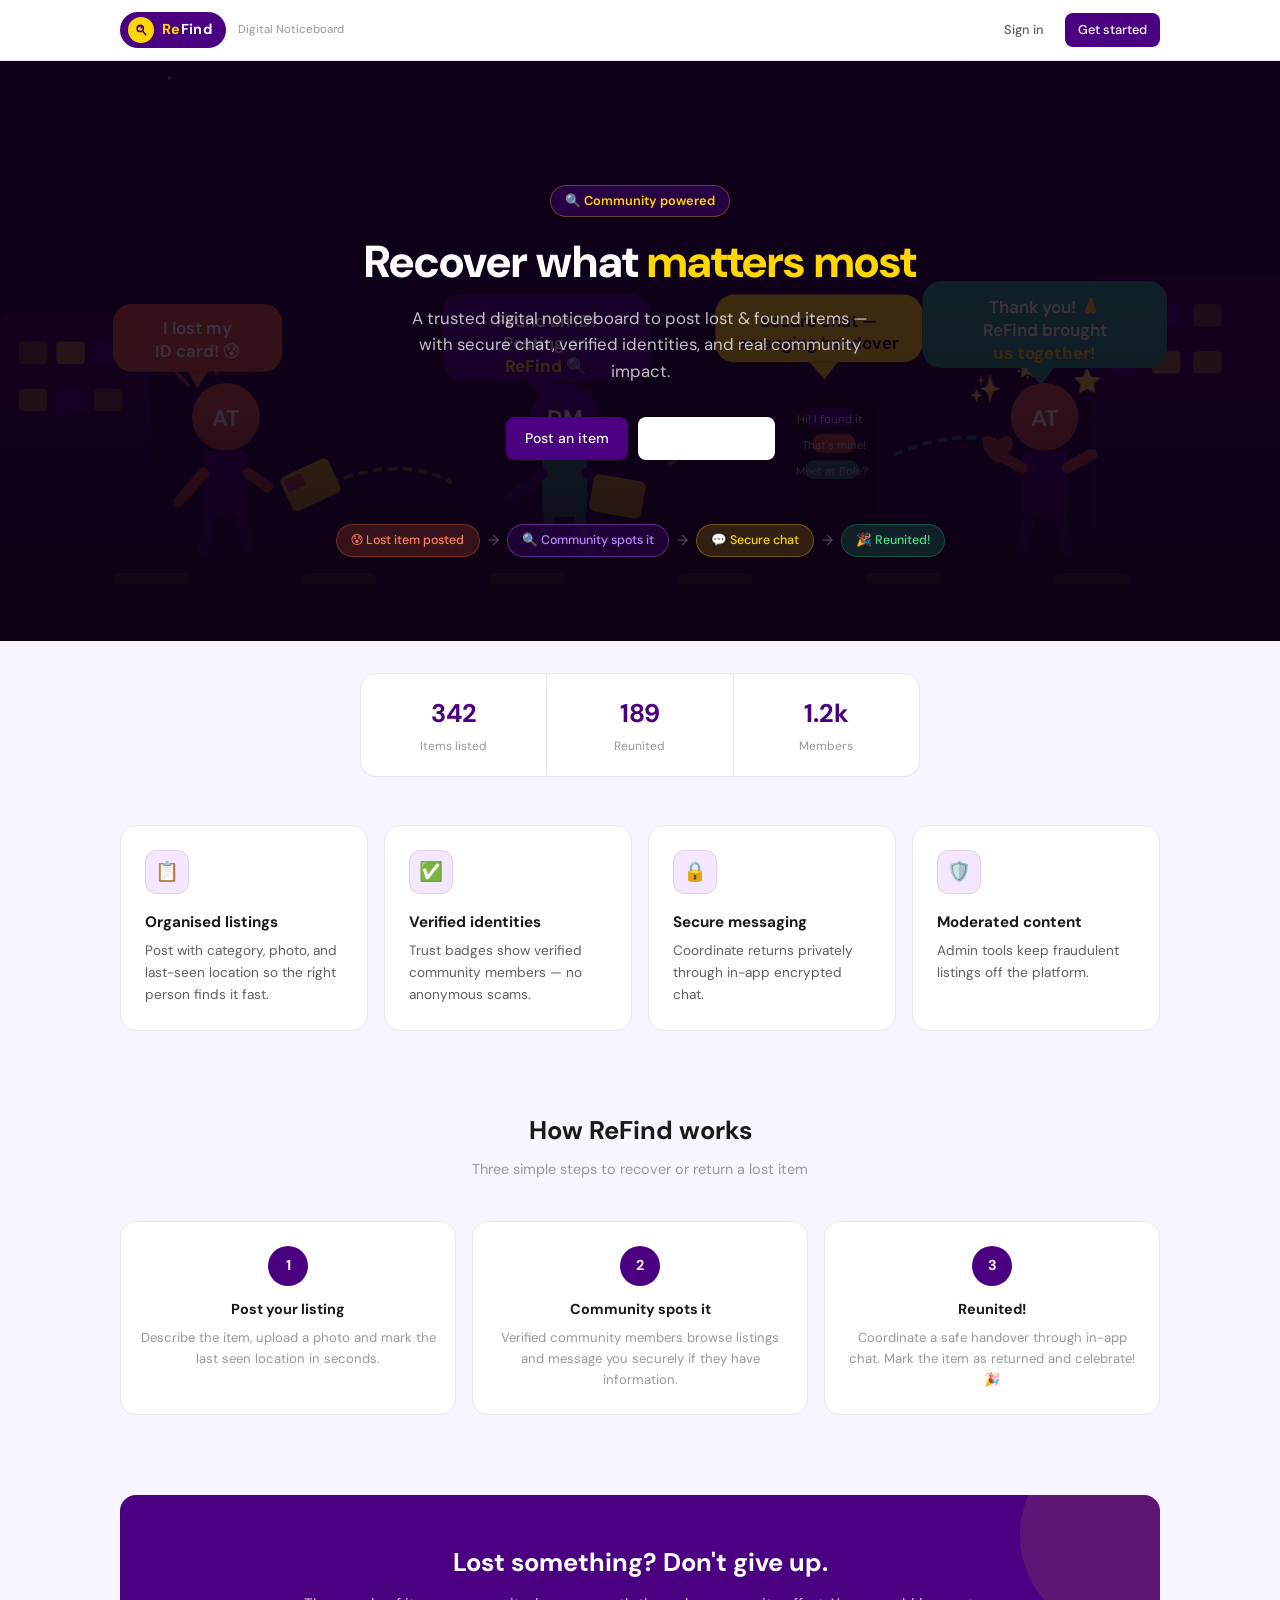
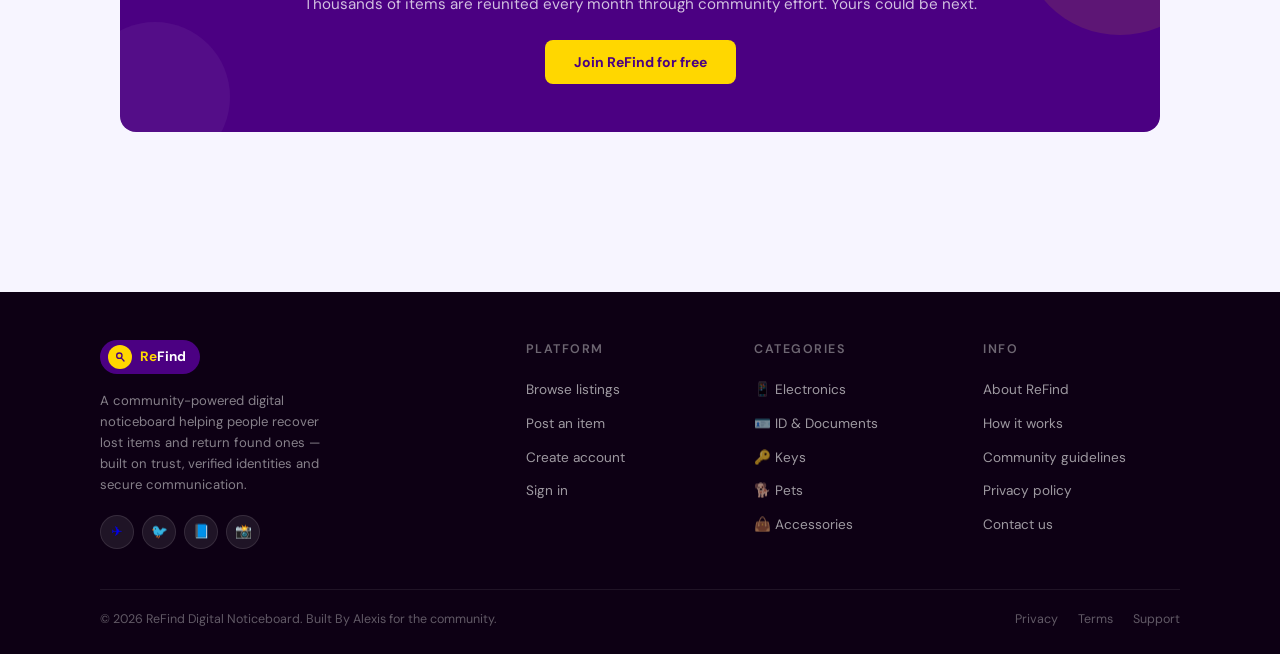
<file: index.html>
<!DOCTYPE html>
<html lang="en">
<head>
  <meta charset="UTF-8"/>
  <meta name="viewport" content="width=device-width, initial-scale=1.0"/>
  <title>ReFind — Digital Noticeboard</title>
  <link rel="stylesheet" href="css/main.css"/>
  <style>

    /* ── Hero section ── */
    .hero-wrapper {
      position: relative;
      overflow: hidden;
      background: #0d0014;
      min-height: 580px;
      display: flex;
      flex-direction: column;
      align-items: center;
      justify-content: center;
    }

    .hero-illustration {
      position: absolute;
      inset: 0;
      width: 100%;
      height: 100%;
      opacity: 0.35;
    }

    .hero-illustration svg {
      width: 100%;
      height: 100%;
      object-fit: cover;
    }

    .hero-overlay {
      position: absolute;
      inset: 0;
      background: linear-gradient(
        to bottom,
        rgba(13,0,20,0.3) 0%,
        rgba(13,0,20,0.5) 60%,
        rgba(13,0,20,0.95) 100%
      );
    }

    .hero {
      position: relative; z-index: 2;
      padding: 5rem 1.25rem 4rem;
      text-align: center;
      max-width: 680px;
      margin: 0 auto;
    }
    .hero__eyebrow {
      display: inline-flex; align-items: center; gap: 6px;
      background: rgba(75,0,130,0.4);
      color: #FFD700;
      font-size: 0.8rem; font-weight: 600;
      padding: 5px 14px; border-radius: 20px;
      margin-bottom: 1.25rem;
      border: 1px solid rgba(255,215,0,0.3);
      backdrop-filter: blur(10px);
    }
    .hero h1 {
      font-size: 2.8rem; font-weight: 800;
      line-height: 1.15; margin-bottom: 1rem;
      color: #fff;
    }
    .hero h1 span { color: #FFD700; }
    .hero p {
      font-size: 1.05rem; margin-bottom: 2rem;
      max-width: 480px; margin-left: auto; margin-right: auto;
      color: rgba(255,255,255,0.75);
    }
    .hero__cta { display: flex; gap: 10px; justify-content: center; flex-wrap: wrap; }

    /* ── Story strip ── */
    .story-strip {
      position: relative; z-index: 2;
      display: flex; align-items: center;
      justify-content: center;
      gap: 8px; flex-wrap: wrap;
      padding: 0 1.25rem 2.5rem;
    }
    .story-chip {
      display: flex; align-items: center; gap: 6px;
      padding: 6px 14px; border-radius: 20px;
      font-size: 0.78rem; font-weight: 500;
      border: 1px solid;
      backdrop-filter: blur(10px);
    }
    .chip-lost    { background: rgba(216,90,48,0.2);   border-color: rgba(216,90,48,0.4);   color: #ff8060; }
    .chip-found   { background: rgba(75,0,130,0.3);    border-color: rgba(180,100,255,0.4); color: #c084fc; }
    .chip-chat    { background: rgba(255,215,0,0.15);  border-color: rgba(255,215,0,0.3);   color: #FFD700; }
    .chip-reunite { background: rgba(29,158,117,0.2);  border-color: rgba(29,158,117,0.4);  color: #4ade80; }
    .story-arrow-chip { color: rgba(255,255,255,0.3); font-size: 0.9rem; }

    /* ── Stats bar ── */
    .stats-bar {
      display: flex; justify-content: center; gap: 0;
      margin: 0 auto 3rem;
      max-width: 560px;
      background: var(--bg-secondary);
      border: 1px solid var(--border);
      border-radius: var(--radius-lg);
      overflow: hidden;
    }
    .stats-bar__item {
      text-align: center; flex: 1;
      padding: 1.25rem 1rem;
      border-right: 1px solid var(--border);
    }
    .stats-bar__item:last-child { border-right: none; }
    .stats-bar__n { font-size: 1.6rem; font-weight: 700; color: var(--brand-400); }
    .stats-bar__l { font-size: 0.75rem; color: var(--text-muted); margin-top: 2px; }

    /* ── Features ── */
    .features {
      display: grid;
      grid-template-columns: repeat(auto-fit, minmax(220px, 1fr));
      gap: 1rem; padding: 0 1.25rem 5rem;
      max-width: 1080px; margin: 0 auto;
    }
    .feature {
      padding: 1.5rem;
      background: var(--bg-secondary);
      border: 1px solid var(--border);
      border-radius: var(--radius-lg);
      transition: box-shadow 0.2s, transform 0.2s;
    }
    .feature:hover { box-shadow: var(--shadow-md); transform: translateY(-2px); }
    .feature__icon {
      width: 44px; height: 44px; border-radius: 12px;
      background: var(--brand-50);
      display: flex; align-items: center; justify-content: center;
      margin-bottom: 1rem; font-size: 1.2rem;
      border: 1px solid var(--border);
    }
    .feature h3 { margin-bottom: 6px; font-size: 0.95rem; }
    .feature p  { font-size: 0.85rem; color: var(--text-secondary); }

    /* ── How it works ── */
    .how-section {
      max-width: 1080px; margin: 0 auto;
      padding: 0 1.25rem 5rem;
    }
    .how-section__title { text-align: center; margin-bottom: 2.5rem; }
    .how-section__title h2 { font-size: 1.6rem; margin-bottom: 6px; }
    .how-section__title p  { color: var(--text-muted); font-size: 0.9rem; }
    .how-steps {
      display: grid;
      grid-template-columns: repeat(auto-fit, minmax(200px, 1fr));
      gap: 1rem;
    }
    .how-step {
      text-align: center; padding: 1.5rem 1rem;
      background: var(--bg-secondary);
      border: 1px solid var(--border);
      border-radius: var(--radius-lg);
    }
    .how-step__num {
      width: 40px; height: 40px; border-radius: 50%;
      background: var(--brand-400); color: #fff;
      font-size: 0.9rem; font-weight: 700;
      display: flex; align-items: center; justify-content: center;
      margin: 0 auto 0.75rem;
    }
    .how-step h3 { font-size: 0.9rem; margin-bottom: 6px; }
    .how-step p  { font-size: 0.82rem; color: var(--text-muted); }

    /* ── CTA Banner ── */
    .cta-banner {
      max-width: 1080px; margin: 0 auto 5rem;
      background: var(--brand-400);
      border-radius: var(--radius-lg);
      padding: 3rem 2rem;
      text-align: center;
      position: relative; overflow: hidden;
    }
    .cta-banner::before {
      content: ''; position: absolute; top: -60px; right: -60px;
      width: 200px; height: 200px; border-radius: 50%;
      background: rgba(255,215,0,0.1);
    }
    .cta-banner::after {
      content: ''; position: absolute; bottom: -40px; left: -40px;
      width: 150px; height: 150px; border-radius: 50%;
      background: rgba(255,255,255,0.05);
    }
    .cta-banner h2 { color: #fff; font-size: 1.6rem; margin-bottom: 0.5rem; }
    .cta-banner p  { color: rgba(255,255,255,0.75); margin-bottom: 1.5rem; font-size: 0.95rem; }
    .cta-banner .btn--gold {
      background: var(--gold-400); color: var(--brand-400);
      font-weight: 700; padding: 10px 28px;
    }
    .cta-banner .btn--gold:hover { background: #ffe033; }

    /* ── Footer ── */
    .footer {
      background: #0d0014;
      color: rgba(255,255,255,0.7);
      padding: 3rem 1.25rem 1.5rem;
    }
    .footer__inner {
      max-width: 1080px; margin: 0 auto;
      display: grid;
      grid-template-columns: 2fr 1fr 1fr 1fr;
      gap: 2rem; margin-bottom: 2.5rem;
    }
    .footer__logo {
      display: flex; align-items: center; gap: 10px;
      margin-bottom: 1rem; text-decoration: none;
    }
    .footer__logo-pill {
      display: flex; align-items: center; gap: 8px;
      background: var(--brand-400);
      border-radius: 22px; padding: 5px 14px 5px 8px;
    }
    .footer__logo-icon {
      width: 24px; height: 24px; border-radius: 50%;
      background: var(--gold-400);
      display: flex; align-items: center; justify-content: center;
    }
    .footer__logo-text { font-size: 0.85rem; font-weight: 700; color: white; }
    .footer__logo-text span { color: var(--gold-400); }
    .footer__tagline {
      font-size: 0.82rem; color: rgba(255,255,255,0.5);
      line-height: 1.6; margin-bottom: 1.25rem; max-width: 240px;
    }
    .footer__social { display: flex; gap: 8px; }
    .footer__social-btn {
      width: 34px; height: 34px; border-radius: 50%;
      background: rgba(255,255,255,0.08);
      border: 1px solid rgba(255,255,255,0.1);
      display: flex; align-items: center; justify-content: center;
      font-size: 0.85rem; text-decoration: none; transition: background 0.15s;
    }
    .footer__social-btn:hover { background: rgba(255,215,0,0.15); }
    .footer__col h4 {
      font-size: 0.78rem; font-weight: 600;
      color: rgba(255,255,255,0.4);
      letter-spacing: 1.5px; text-transform: uppercase;
      margin-bottom: 1rem;
    }
    .footer__col ul { list-style: none; display: flex; flex-direction: column; gap: 8px; }
    .footer__col ul li a {
      font-size: 0.85rem; color: rgba(255,255,255,0.6);
      text-decoration: none; transition: color 0.15s;
    }
    .footer__col ul li a:hover { color: var(--gold-400); }
    .footer__bottom {
      border-top: 1px solid rgba(255,255,255,0.08);
      padding-top: 1.25rem;
      display: flex; align-items: center;
      justify-content: space-between; flex-wrap: wrap; gap: 1rem;
      max-width: 1080px; margin: 0 auto;
    }
    .footer__bottom p { font-size: 0.78rem; color: rgba(255,255,255,0.35); }
    .footer__bottom-links { display: flex; gap: 1.25rem; }
    .footer__bottom-links a {
      font-size: 0.78rem; color: rgba(255,255,255,0.35);
      text-decoration: none; transition: color 0.15s;
    }
    .footer__bottom-links a:hover { color: var(--gold-400); }

    /* ── Responsive ── */
    @media (max-width: 768px) {
      .hero h1 { font-size: 2rem; }
      .footer__inner { grid-template-columns: 1fr 1fr; gap: 1.5rem; }
      .footer__brand { grid-column: 1 / -1; }
      .cta-banner { padding: 2rem 1.25rem; }
      .cta-banner h2 { font-size: 1.3rem; }
      .hero-wrapper { min-height: 480px; }
    }
    @media (max-width: 480px) {
      .hero h1 { font-size: 1.6rem; }
      .footer__inner { grid-template-columns: 1fr; }
      .stats-bar { flex-direction: column; }
      .stats-bar__item { border-right: none; border-bottom: 1px solid var(--border); }
      .stats-bar__item:last-child { border-bottom: none; }
      .story-strip { gap: 4px; }
      .story-chip { font-size: 0.72rem; padding: 4px 10px; }
    }
  </style>
</head>
<body>

<!-- Navbar -->
<nav class="navbar">
  <div class="navbar__inner">
    <a href="index.html" class="navbar__logo">
      <div class="navbar__logo-pill">
        <div class="navbar__logo-icon">
          <svg width="14" height="14" viewBox="0 0 18 18" fill="none">
            <circle cx="8" cy="7" r="4" fill="none" stroke="#4B0082" stroke-width="2"/>
            <line x1="11.5" y1="11" x2="15" y2="15" stroke="#4B0082" stroke-width="2" stroke-linecap="round"/>
            <path d="M6 5 Q8 3 10 5" fill="none" stroke="#4B0082" stroke-width="1.5" stroke-linecap="round"/>
            <path d="M9.5 4 L11 5.5 L9 6.5" fill="none" stroke="#4B0082" stroke-width="1.5" stroke-linecap="round" stroke-linejoin="round"/>
          </svg>
        </div>
        <span class="navbar__logo-text"><span>Re</span>Find</span>
      </div>
      <span class="navbar__logo-sub hide-mobile">Digital Noticeboard</span>
    </a>
    <div class="navbar__links">
      <a href="pages/login.html"  class="btn btn--ghost btn--sm">Sign in</a>
      <a href="pages/signup.html" class="btn btn--primary btn--sm">Get started</a>
    </div>
  </div>
</nav>

<!-- Hero with illustration background -->
<div class="hero-wrapper">

  <!-- Cartoon illustration as background -->
  <div class="hero-illustration">
    <svg viewBox="0 0 680 400" preserveAspectRatio="xMidYMid slice" xmlns="http://www.w3.org/2000/svg">
      <rect width="680" height="400" fill="#1a0030"/>
      <circle cx="50" cy="30" r="1.5" fill="#FFD700" opacity="0.6"/>
      <circle cx="120" cy="15" r="1" fill="#fff" opacity="0.5"/>
      <circle cx="200" cy="25" r="1.5" fill="#fff" opacity="0.4"/>
      <circle cx="320" cy="10" r="1" fill="#FFD700" opacity="0.5"/>
      <circle cx="450" cy="20" r="1.5" fill="#fff" opacity="0.5"/>
      <circle cx="560" cy="12" r="1" fill="#FFD700" opacity="0.4"/>
      <circle cx="630" cy="28" r="1.5" fill="#fff" opacity="0.5"/>
      <circle cx="90" cy="55" r="1" fill="#fff" opacity="0.3"/>
      <circle cx="390" cy="35" r="1" fill="#fff" opacity="0.4"/>
      <circle cx="510" cy="45" r="1.5" fill="#FFD700" opacity="0.3"/>
      <rect x="0" y="300" width="680" height="100" fill="#0d0014"/>
      <rect x="0" y="295" width="680" height="10" fill="#2a0045" rx="2"/>
      <rect x="0" y="300" width="680" height="40" fill="#1a0025"/>
      <rect x="60" y="318" width="40" height="6" fill="#FFD700" opacity="0.4" rx="3"/>
      <rect x="160" y="318" width="40" height="6" fill="#FFD700" opacity="0.4" rx="3"/>
      <rect x="260" y="318" width="40" height="6" fill="#FFD700" opacity="0.4" rx="3"/>
      <rect x="360" y="318" width="40" height="6" fill="#FFD700" opacity="0.4" rx="3"/>
      <rect x="460" y="318" width="40" height="6" fill="#FFD700" opacity="0.4" rx="3"/>
      <rect x="560" y="318" width="40" height="6" fill="#FFD700" opacity="0.4" rx="3"/>
      <rect x="0" y="180" width="80" height="120" fill="#2a0045" rx="4"/>
      <rect x="10" y="195" width="15" height="12" fill="#FFD700" opacity="0.3" rx="2"/>
      <rect x="30" y="195" width="15" height="12" fill="#FFD700" opacity="0.5" rx="2"/>
      <rect x="50" y="195" width="15" height="12" fill="#4B0082" opacity="0.8" rx="2"/>
      <rect x="10" y="220" width="15" height="12" fill="#FFD700" opacity="0.4" rx="2"/>
      <rect x="30" y="220" width="15" height="12" fill="#4B0082" opacity="0.8" rx="2"/>
      <rect x="50" y="220" width="15" height="12" fill="#FFD700" opacity="0.3" rx="2"/>
      <rect x="580" y="160" width="100" height="140" fill="#2a0045" rx="4"/>
      <rect x="590" y="175" width="15" height="12" fill="#FFD700" opacity="0.5" rx="2"/>
      <rect x="612" y="175" width="15" height="12" fill="#4B0082" opacity="0.8" rx="2"/>
      <rect x="634" y="175" width="15" height="12" fill="#FFD700" opacity="0.3" rx="2"/>
      <rect x="590" y="200" width="15" height="12" fill="#4B0082" opacity="0.8" rx="2"/>
      <rect x="612" y="200" width="15" height="12" fill="#FFD700" opacity="0.5" rx="2"/>
      <rect x="634" y="200" width="15" height="12" fill="#FFD700" opacity="0.4" rx="2"/>
      <!-- Person 1 lost -->
      <circle cx="120" cy="235" r="18" fill="#D85A30"/>
      <text x="120" y="240" text-anchor="middle" fill="white" font-size="12" font-weight="700">AT</text>
      <rect x="108" y="253" width="24" height="35" fill="#4B0082" rx="4"/>
      <line x1="108" y1="265" x2="95" y2="280" stroke="#D85A30" stroke-width="6" stroke-linecap="round"/>
      <line x1="132" y1="265" x2="142" y2="272" stroke="#D85A30" stroke-width="6" stroke-linecap="round"/>
      <line x1="112" y1="288" x2="108" y2="305" stroke="#4B0082" stroke-width="6" stroke-linecap="round"/>
      <line x1="128" y1="288" x2="132" y2="305" stroke="#4B0082" stroke-width="6" stroke-linecap="round"/>
      <rect x="148" y="268" width="28" height="20" fill="#FFD700" rx="3" transform="rotate(-25 148 268)"/>
      <rect x="150" y="270" width="10" height="7" fill="#D85A30" rx="1" transform="rotate(-25 148 268)"/>
      <line x1="100" y1="218" x2="92" y2="210" stroke="#D85A30" stroke-width="2" stroke-linecap="round" opacity="0.7"/>
      <line x1="107" y1="214" x2="103" y2="204" stroke="#D85A30" stroke-width="2" stroke-linecap="round" opacity="0.7"/>
      <line x1="115" y1="212" x2="114" y2="202" stroke="#D85A30" stroke-width="2" stroke-linecap="round" opacity="0.7"/>
      <rect x="60" y="175" width="90" height="36" fill="#D85A30" rx="10"/>
      <polygon points="100,211 110,211 105,220" fill="#D85A30"/>
      <text x="105" y="191" text-anchor="middle" fill="white" font-size="9" font-weight="600">I lost my</text>
      <text x="105" y="203" text-anchor="middle" fill="white" font-size="9" font-weight="600">ID card! 😰</text>
      <!-- Arrow 1 -->
      <path d="M175 270 Q215 255 240 270" fill="none" stroke="#FFD700" stroke-width="2" stroke-dasharray="5,3" opacity="0.6"/>
      <!-- Person 2 found -->
      <circle cx="300" cy="235" r="18" fill="#4B0082"/>
      <text x="300" y="240" text-anchor="middle" fill="white" font-size="12" font-weight="700">DM</text>
      <rect x="288" y="253" width="24" height="35" fill="#1D9E75" rx="4"/>
      <line x1="288" y1="265" x2="272" y2="278" stroke="#4B0082" stroke-width="6" stroke-linecap="round"/>
      <line x1="312" y1="265" x2="322" y2="272" stroke="#4B0082" stroke-width="6" stroke-linecap="round"/>
      <line x1="292" y1="288" x2="288" y2="305" stroke="#1D9E75" stroke-width="6" stroke-linecap="round"/>
      <line x1="308" y1="288" x2="312" y2="305" stroke="#1D9E75" stroke-width="6" stroke-linecap="round"/>
      <rect x="316" y="265" width="28" height="20" fill="#FFD700" rx="3" transform="rotate(10 316 265)"/>
      <rect x="235" y="170" width="110" height="46" fill="#4B0082" rx="10"/>
      <polygon points="280,216 295,216 288,225" fill="#4B0082"/>
      <text x="290" y="187" text-anchor="middle" fill="white" font-size="9" font-weight="600">Found an ID!</text>
      <text x="290" y="199" text-anchor="middle" fill="white" font-size="9" font-weight="600">Posting on</text>
      <text x="290" y="211" text-anchor="middle" fill="#FFD700" font-size="9" font-weight="700">ReFind 🔍</text>
      <!-- Arrow 2 -->
      <path d="M355 260 Q385 245 410 255" fill="none" stroke="#FFD700" stroke-width="2" stroke-dasharray="5,3" opacity="0.6"/>
      <!-- Phone chat -->
      <rect x="420" y="220" width="50" height="80" fill="#1a0025" rx="8"/>
      <rect x="424" y="226" width="42" height="60" fill="#0d0014" rx="4"/>
      <rect x="428" y="230" width="26" height="10" fill="#4B0082" rx="4"/>
      <text x="441" y="238" text-anchor="middle" fill="white" font-size="6">Hi! I found it</text>
      <rect x="432" y="244" width="22" height="10" fill="#D85A30" rx="4"/>
      <text x="443" y="252" text-anchor="middle" fill="white" font-size="6">That's mine!</text>
      <rect x="428" y="258" width="28" height="10" fill="#1D9E75" rx="4"/>
      <text x="442" y="266" text-anchor="middle" fill="white" font-size="6">Meet at Bole?</text>
      <rect x="380" y="170" width="110" height="36" fill="#FFD700" rx="10"/>
      <polygon points="430,206 445,206 438,215" fill="#FFD700"/>
      <text x="435" y="187" text-anchor="middle" fill="#1a0030" font-size="9" font-weight="600">Secure chat —</text>
      <text x="435" y="199" text-anchor="middle" fill="#1a0030" font-size="9" font-weight="600">arranging handover</text>
      <!-- Arrow 3 -->
      <path d="M475 255 Q510 240 535 250" fill="none" stroke="#1D9E75" stroke-width="2" stroke-dasharray="5,3" opacity="0.8"/>
      <!-- Person reunion -->
      <circle cx="555" cy="235" r="18" fill="#D85A30"/>
      <text x="555" y="240" text-anchor="middle" fill="white" font-size="12" font-weight="700">AT</text>
      <rect x="543" y="253" width="24" height="35" fill="#4B0082" rx="4"/>
      <line x1="543" y1="262" x2="530" y2="255" stroke="#D85A30" stroke-width="6" stroke-linecap="round"/>
      <line x1="567" y1="262" x2="580" y2="255" stroke="#D85A30" stroke-width="6" stroke-linecap="round"/>
      <line x1="547" y1="288" x2="543" y2="305" stroke="#4B0082" stroke-width="6" stroke-linecap="round"/>
      <line x1="563" y1="288" x2="567" y2="305" stroke="#4B0082" stroke-width="6" stroke-linecap="round"/>
      <path d="M530 248 C528 244 522 244 522 249 C522 254 530 260 530 260 C530 260 538 254 538 249 C538 244 532 244 530 248Z" fill="#D85A30" opacity="0.9"/>
      <text x="515" y="225" fill="#FFD700" font-size="14">✨</text>
      <text x="570" y="220" fill="#FFD700" font-size="12">⭐</text>
      <text x="540" y="212" fill="#FFD700" font-size="10">🌟</text>
      <rect x="490" y="163" width="130" height="46" fill="#1D9E75" rx="10"/>
      <polygon points="545,209 560,209 553,218" fill="#1D9E75"/>
      <text x="555" y="180" text-anchor="middle" fill="white" font-size="9" font-weight="600">Thank you! 🙏</text>
      <text x="555" y="192" text-anchor="middle" fill="white" font-size="9" font-weight="600">ReFind brought</text>
      <text x="555" y="204" text-anchor="middle" fill="#FFD700" font-size="9" font-weight="700">us together!</text>
    </svg>
  </div>

  <!-- Dark overlay -->
  <div class="hero-overlay"></div>

  <!-- Hero content -->
  <section class="hero">
    <div class="hero__eyebrow">🔍 Community powered</div>
    <h1>Recover what <span>matters most</span></h1>
    <p>A trusted digital noticeboard to post lost & found items — with secure chat, verified identities, and real community impact.</p>
    <div class="hero__cta">
      <a href="pages/signup.html" class="btn btn--primary">Post an item</a>
      <a href="pages/dashboard.html" class="btn btn--outline" style="color:#fff;border-color:rgba(255,255,255,0.3);">Browse listings</a>
    </div>
  </section>

  <!-- Story strip -->
  <div class="story-strip">
    <div class="story-chip chip-lost">😰 Lost item posted</div>
    <span class="story-arrow-chip">→</span>
    <div class="story-chip chip-found">🔍 Community spots it</div>
    <span class="story-arrow-chip">→</span>
    <div class="story-chip chip-chat">💬 Secure chat</div>
    <span class="story-arrow-chip">→</span>
    <div class="story-chip chip-reunite">🎉 Reunited!</div>
  </div>

</div>

<!-- Stats -->
<div class="container" style="padding-top:2rem;">
  <div class="stats-bar">
    <div class="stats-bar__item">
      <div class="stats-bar__n">342</div>
      <div class="stats-bar__l">Items listed</div>
    </div>
    <div class="stats-bar__item">
      <div class="stats-bar__n">189</div>
      <div class="stats-bar__l">Reunited</div>
    </div>
    <div class="stats-bar__item">
      <div class="stats-bar__n">1.2k</div>
      <div class="stats-bar__l">Members</div>
    </div>
  </div>
</div>

<!-- Features -->
<div class="features">
  <div class="feature">
    <div class="feature__icon">📋</div>
    <h3>Organised listings</h3>
    <p>Post with category, photo, and last-seen location so the right person finds it fast.</p>
  </div>
  <div class="feature">
    <div class="feature__icon">✅</div>
    <h3>Verified identities</h3>
    <p>Trust badges show verified community members — no anonymous scams.</p>
  </div>
  <div class="feature">
    <div class="feature__icon">🔒</div>
    <h3>Secure messaging</h3>
    <p>Coordinate returns privately through in-app encrypted chat.</p>
  </div>
  <div class="feature">
    <div class="feature__icon">🛡️</div>
    <h3>Moderated content</h3>
    <p>Admin tools keep fraudulent listings off the platform.</p>
  </div>
</div>

<!-- How it works -->
<div class="how-section">
  <div class="how-section__title">
    <h2>How ReFind works</h2>
    <p>Three simple steps to recover or return a lost item</p>
  </div>
  <div class="how-steps">
    <div class="how-step">
      <div class="how-step__num">1</div>
      <h3>Post your listing</h3>
      <p>Describe the item, upload a photo and mark the last seen location in seconds.</p>
    </div>
    <div class="how-step">
      <div class="how-step__num">2</div>
      <h3>Community spots it</h3>
      <p>Verified community members browse listings and message you securely if they have information.</p>
    </div>
    <div class="how-step">
      <div class="how-step__num">3</div>
      <h3>Reunited!</h3>
      <p>Coordinate a safe handover through in-app chat. Mark the item as returned and celebrate! 🎉</p>
    </div>
  </div>
</div>

<!-- CTA Banner -->
<div class="container" style="padding: 0 1.25rem 5rem;">
  <div class="cta-banner">
    <h2>Lost something? Don't give up.</h2>
    <p>Thousands of items are reunited every month through community effort. Yours could be next.</p>
    <a href="pages/signup.html" class="btn btn--gold">Join ReFind for free</a>
  </div>
</div>

<!-- Footer -->
<footer class="footer">
  <div class="footer__inner">
    <div class="footer__brand">
      <a href="index.html" class="footer__logo">
        <div class="footer__logo-pill">
          <div class="footer__logo-icon">
            <svg width="12" height="12" viewBox="0 0 18 18" fill="none">
              <circle cx="8" cy="7" r="4" fill="none" stroke="#4B0082" stroke-width="2"/>
              <line x1="11.5" y1="11" x2="15" y2="15" stroke="#4B0082" stroke-width="2" stroke-linecap="round"/>
            </svg>
          </div>
          <span class="footer__logo-text"><span>Re</span>Find</span>
        </div>
      </a>
      <p class="footer__tagline">
        A community-powered digital noticeboard helping people recover lost items and return found ones — built on trust, verified identities and secure communication.
      </p>
      <div class="footer__social">
        <a href="#" class="footer__social-btn" title="Telegram">✈️</a>
        <a href="#" class="footer__social-btn" title="Twitter">🐦</a>
        <a href="#" class="footer__social-btn" title="Facebook">📘</a>
        <a href="#" class="footer__social-btn" title="Instagram">📸</a>
      </div>
    </div>
    <div class="footer__col">
      <h4>Platform</h4>
      <ul>
        <li><a href="pages/dashboard.html">Browse listings</a></li>
        <li><a href="pages/post-item.html">Post an item</a></li>
        <li><a href="pages/signup.html">Create account</a></li>
        <li><a href="pages/login.html">Sign in</a></li>
      </ul>
    </div>
    <div class="footer__col">
      <h4>Categories</h4>
      <ul>
        <li><a href="pages/dashboard.html">📱 Electronics</a></li>
        <li><a href="pages/dashboard.html">🪪 ID & Documents</a></li>
        <li><a href="pages/dashboard.html">🔑 Keys</a></li>
        <li><a href="pages/dashboard.html">🐕 Pets</a></li>
        <li><a href="pages/dashboard.html">👜 Accessories</a></li>
      </ul>
    </div>
    <div class="footer__col">
      <h4>Info</h4>
      <ul>
        <li><a href="#">About ReFind</a></li>
        <li><a href="#">How it works</a></li>
        <li><a href="#">Community guidelines</a></li>
        <li><a href="#">Privacy policy</a></li>
        <li><a href="#">Contact us</a></li>
      </ul>
    </div>
  </div>
  <div class="footer__bottom">
    <p>© 2026 ReFind Digital Noticeboard. Built By Alexis for the community.</p>
    <div class="footer__bottom-links">
      <a href="#">Privacy</a>
      <a href="#">Terms</a>
      <a href="#">Support</a>
    </div>
  </div>
</footer>

</body>
</html>
</file>
<file: css/main.css>
@import url('https://fonts.googleapis.com/css2?family=DM+Sans:wght@400;500;600&display=swap');

/* ─── Light theme (default) ─────────────────────────── */
:root {
  --brand-50:   #F3E8FF;
  --brand-100:  #E9D5FF;
  --brand-400:  #4B0082;
  --brand-600:  #3B0066;
  --brand-800:  #2A004A;

  --gold-50:    #FFFBEB;
  --gold-400:   #FFD700;
  --gold-600:   #C9A800;

  --coral-50:   #FAECE7;
  --coral-400:  #D85A30;
  --coral-600:  #993C1D;

  --bg-primary:   #F7F5FF;
  --bg-secondary: #FFFFFF;
  --bg-tertiary:  #F0EBFF;

  --text-primary:   #1a1a18;
  --text-secondary: #5f5e5a;
  --text-muted:     #999896;

  --border:    rgba(75,0,130,0.10);
  --border-md: rgba(75,0,130,0.18);

  --shadow-sm: 0 1px 3px rgba(75,0,130,0.07);
  --shadow-md: 0 4px 12px rgba(75,0,130,0.12);

  --radius-sm: 8px;
  --radius-md: 12px;
  --radius-lg: 16px;

  --font: 'DM Sans', system-ui, sans-serif;
}

/* ─── Dark theme ─────────────────────────────────────── */
[data-theme="dark"] {
  --bg-primary:   #0d0014;
  --bg-secondary: #160020;
  --bg-tertiary:  #1f002e;

  --text-primary:   #f0f0ee;
  --text-secondary: #a0a09a;
  --text-muted:     #666662;

  --border:    rgba(255,215,0,0.08);
  --border-md: rgba(255,215,0,0.16);

  --shadow-sm: 0 1px 3px rgba(0,0,0,0.4);
  --shadow-md: 0 4px 16px rgba(0,0,0,0.5);

  --brand-50:  rgba(75,0,130,0.2);
  --gold-50:   rgba(255,215,0,0.1);
  --coral-50:  rgba(216,90,48,0.15);
}

/* ─── Reset ──────────────────────────────────────────── */
*, *::before, *::after { box-sizing: border-box; margin: 0; padding: 0; }

body {
  font-family: var(--font);
  background: var(--bg-primary);
  color: var(--text-primary);
  line-height: 1.6;
  min-height: 100vh;
  transition: background 0.3s, color 0.3s;
}

/* ─── Layout ─────────────────────────────────────────── */
.container { max-width: 1080px; margin: 0 auto; padding: 0 1.25rem; }
.page      { padding: 2rem 0 4rem; }

/* ─── Navbar ─────────────────────────────────────────── */
.navbar {
  background: var(--bg-secondary);
  border-bottom: 1px solid var(--border);
  position: sticky; top: 0; z-index: 50;
  backdrop-filter: blur(10px);
}
.navbar__inner {
  display: flex; align-items: center;
  justify-content: space-between;
  height: 60px;
  max-width: 1080px; margin: 0 auto; padding: 0 1.25rem;
}
.navbar__logo {
  display: flex; align-items: center; gap: 10px;
  font-weight: 700; font-size: 1rem;
  color: var(--text-primary); text-decoration: none;
}
.navbar__logo-pill {
  display: flex; align-items: center; gap: 8px;
  background: var(--brand-400);
  border-radius: 22px;
  padding: 5px 14px 5px 8px;
  color: white;
}
.navbar__logo-icon {
  width: 26px; height: 26px; border-radius: 50%;
  background: var(--gold-400);
  display: flex; align-items: center; justify-content: center;
  flex-shrink: 0;
}
.navbar__logo-text {
  font-size: 0.9rem; font-weight: 700; color: white;
  letter-spacing: 0.3px;
}
.navbar__logo-text span { color: var(--gold-400); }
.navbar__logo-sub {
  font-size: 0.72rem; font-weight: 400;
  color: var(--text-muted); margin-left: 2px;
}
.navbar__links { display: flex; align-items: center; gap: 8px; }

/* ─── Theme toggle ───────────────────────────────────── */
.theme-toggle {
  width: 36px; height: 36px; border-radius: 50%;
  border: 1px solid var(--border-md);
  background: var(--bg-tertiary);
  cursor: pointer; font-size: 1rem;
  display: flex; align-items: center; justify-content: center;
  transition: all 0.2s;
}
.theme-toggle:hover { background: var(--brand-50); }

/* ─── Notification bell ──────────────────────────────── */
.notif-btn {
  width: 36px; height: 36px; border-radius: 50%;
  border: 1px solid var(--border-md);
  background: var(--bg-tertiary);
  cursor: pointer; font-size: 1rem;
  display: flex; align-items: center; justify-content: center;
  position: relative; transition: all 0.2s;
  text-decoration: none;
}
.notif-btn:hover { background: var(--brand-50); }
.notif-badge {
  position: absolute; top: -4px; right: -4px;
  background: var(--gold-400); color: var(--brand-400);
  font-size: 0.6rem; font-weight: 700;
  width: 16px; height: 16px; border-radius: 50%;
  display: none; align-items: center; justify-content: center;
}

/* ─── Buttons ────────────────────────────────────────── */
.btn {
  display: inline-flex; align-items: center;
  justify-content: center; gap: 6px;
  padding: 9px 18px; border-radius: var(--radius-sm);
  font-size: 0.875rem; font-weight: 500;
  cursor: pointer; border: 1px solid transparent;
  text-decoration: none; transition: all 0.15s;
  font-family: var(--font);
}
.btn--primary { background: var(--brand-400); color: #fff; }
.btn--primary:hover { background: var(--brand-600); }
.btn--gold { background: var(--gold-400); color: var(--brand-400); font-weight: 700; }
.btn--gold:hover { background: var(--gold-600); color: #fff; }
.btn--outline {
  background: var(--bg-secondary);
  border-color: var(--border-md);
  color: var(--text-primary);
}
.btn--outline:hover { background: var(--bg-tertiary); }
.btn--ghost { background: transparent; color: var(--text-secondary); }
.btn--ghost:hover { background: var(--bg-tertiary); }
.btn--danger { background: var(--coral-400); color: #fff; }
.btn--danger:hover { background: var(--coral-600); }
.btn--sm  { padding: 6px 12px; font-size: 0.8rem; }
.btn--full { width: 100%; }
.btn:disabled { opacity: 0.5; cursor: not-allowed; }

/* ─── Back button ────────────────────────────────────── */
.btn--back {
  width: 36px; height: 36px;
  border-radius: 50%;
  border: 1px solid var(--border-md);
  background: var(--bg-secondary);
  color: var(--text-primary);
  display: flex; align-items: center; justify-content: center;
  text-decoration: none; cursor: pointer;
  transition: all 0.2s; flex-shrink: 0;
}
.btn--back:hover {
  background: var(--brand-50);
  border-color: var(--brand-400);
  color: var(--brand-400);
  transform: translateX(-2px);
}

/* ─── Cards ──────────────────────────────────────────── */
.card {
  background: var(--bg-secondary);
  border: 1px solid var(--border);
  border-radius: var(--radius-lg);
  box-shadow: var(--shadow-sm);
}

/* ─── Badges ─────────────────────────────────────────── */
.badge {
  display: inline-flex; align-items: center; gap: 4px;
  font-size: 0.72rem; font-weight: 500;
  padding: 3px 9px; border-radius: 20px;
}
.badge--lost     { background: var(--coral-50);  color: var(--coral-600); }
.badge--found    { background: var(--brand-50);  color: var(--brand-400); }
.badge--verified { background: var(--gold-50);   color: var(--gold-600);  }

/* ─── Forms ──────────────────────────────────────────── */
.form-group   { display: flex; flex-direction: column; gap: 6px; }
.form-label   { font-size: 0.85rem; font-weight: 500; color: var(--text-primary); }
.form-input, .form-select, .form-textarea {
  width: 100%; padding: 10px 12px;
  border: 1px solid var(--border-md);
  border-radius: var(--radius-sm);
  font-size: 0.9rem; font-family: var(--font);
  background: var(--bg-secondary);
  color: var(--text-primary);
  outline: none; transition: border-color 0.15s;
}
.form-input:focus,
.form-select:focus,
.form-textarea:focus { border-color: var(--brand-400); }
.form-textarea { resize: vertical; min-height: 100px; }
.form-hint  { font-size: 0.78rem; color: var(--text-muted); }
.form-error { font-size: 0.78rem; color: var(--coral-600); display: none; }
.form-error.visible { display: block; }

/* ─── Toast ──────────────────────────────────────────── */
.toast {
  position: fixed; bottom: 1.5rem;
  left: 50%; transform: translateX(-50%) translateY(20px);
  background: var(--brand-400); color: #fff;
  padding: 10px 20px; border-radius: var(--radius-md);
  font-size: 0.875rem; opacity: 0;
  transition: all 0.25s; z-index: 999;
}
.toast--show    { opacity: 1; transform: translateX(-50%) translateY(0); }
.toast--success { background: var(--brand-600); color: #fff; }
.toast--error   { background: var(--coral-600); color: #fff; }

/* ─── Avatar ─────────────────────────────────────────── */
.avatar {
  border-radius: 50%;
  background: var(--brand-50);
  color: var(--brand-400); font-weight: 600;
  display: flex; align-items: center; justify-content: center;
  flex-shrink: 0;
}
.avatar--sm { width: 28px; height: 28px; font-size: 0.72rem; }
.avatar--md { width: 38px; height: 38px; font-size: 0.85rem; }
.avatar--lg { width: 52px; height: 52px; font-size: 1rem;    }

/* ─── Empty state ────────────────────────────────────── */
.empty { text-align: center; padding: 3rem 1rem; color: var(--text-muted); }
.empty__icon { font-size: 2.5rem; margin-bottom: 0.75rem; }

/* ─── Divider ────────────────────────────────────────── */
.divider { border: none; border-top: 1px solid var(--border); margin: 1.25rem 0; }

/* ─── Skeleton ───────────────────────────────────────── */
.skeleton {
  background: var(--bg-tertiary);
  border-radius: var(--radius-md);
  animation: pulse 1.5s infinite;
}
@keyframes pulse {
  0%, 100% { opacity: 1; }
  50%       { opacity: 0.5; }
}

/* ─── Responsive ─────────────────────────────────────── */
@media (max-width: 600px) {
  h1 { font-size: 1.5rem; }
  .hide-mobile { display: none; }
}
</file>
